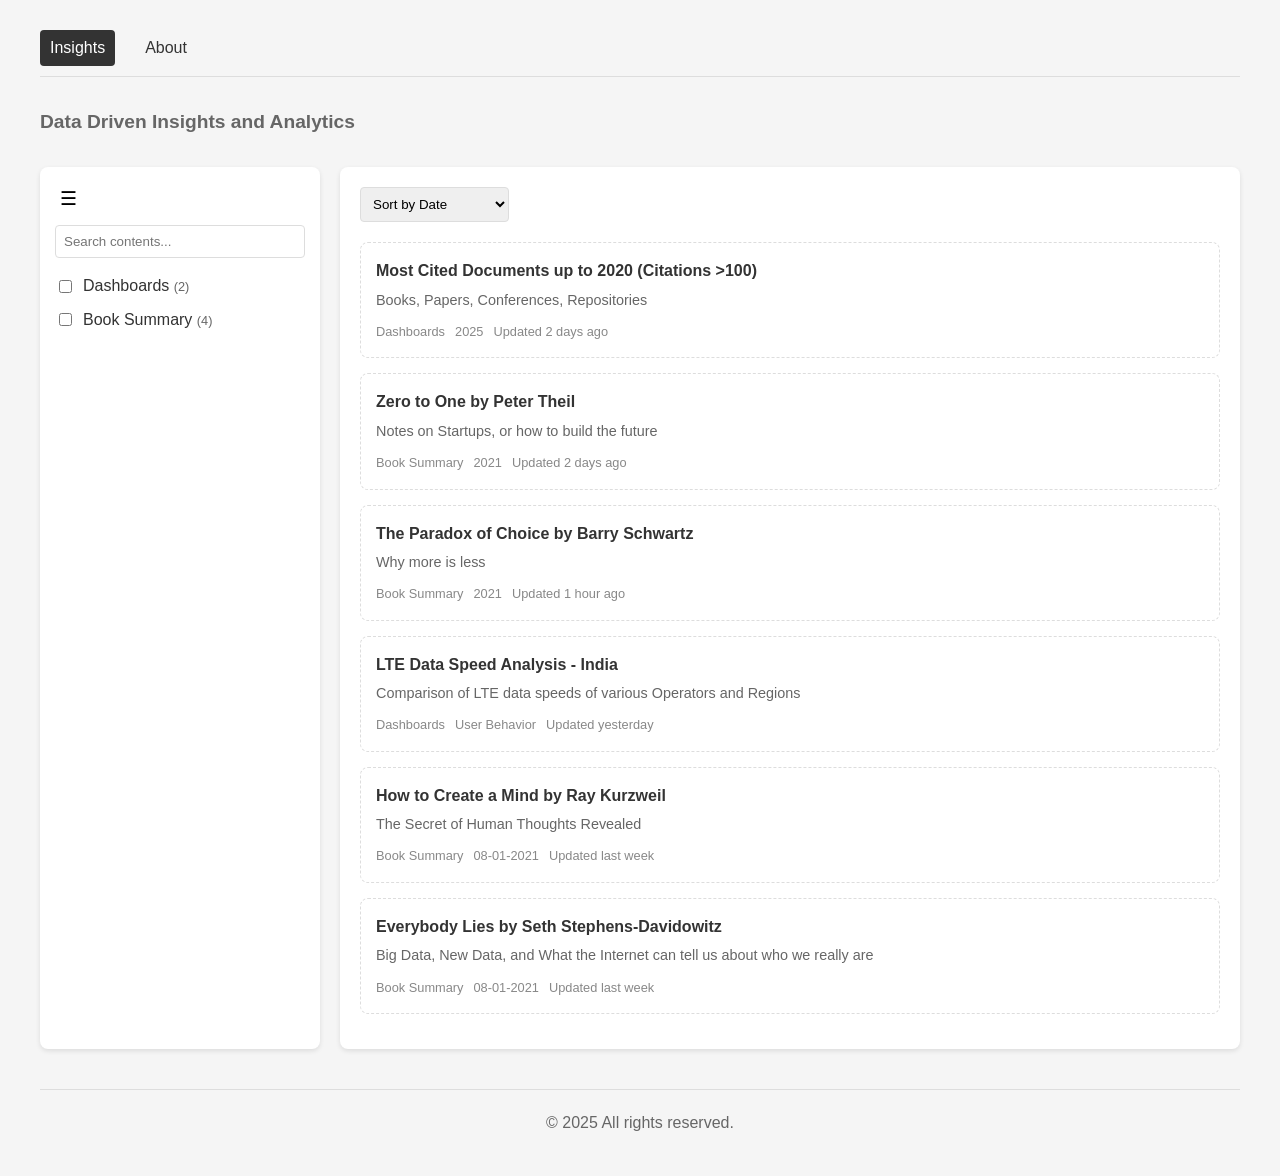
<file: index.html>
<!DOCTYPE html>
<html lang="en">
<head>
    <meta charset="UTF-8">
    <meta name="viewport" content="width=device-width, initial-scale=1.0">
    <title>Data Insights</title>
    <link rel="stylesheet" href="styles.css">
</head>
<body>
    <div class="container">
		<div class="menu-bar", id="menu-bar">
			<div class="menu-items">
				<a href="index.html" class="active">Insights</a>
				<a href="about.html">About</a>
			</div>
        </div>
        <div class="subtitle"><b>Data Driven Insights and Analytics</b></div>
        
        <div class="content-wrapper">
            <div class="sidebar" id="sidebar">
                <button class="toggle-sidebar" onclick="toggleSidebar()">☰</button>
                <div class="sidebar-content">
                    <input type="text" id="search" placeholder="Search contents..." oninput="filterItems()">
                    <div id="categories"></div>
                </div>
            </div>
            
            <div class="main-content">
                <div class="sort-options">
                    <select id="sort" onchange="sortItems()">
                        <option value="date">Sort by Date</option>
                        <option value="title">Sort Alphabetically</option>
                    </select>
                </div>
                <div id="content-list"></div>
            </div>
        </div>
        
        <div class="modal" id="content-modal">
		<span class="close" onclick="closeModal()">&times;</span>
            <div class="modal-content">             
                <iframe id="content-frame" frameborder="0"></iframe>
            </div>
        </div>
        
        <footer>
            © 2025 All rights reserved.
        </footer>
    </div>
    
    <script src="scripts.js"></script>
</body>
</html>
</file>
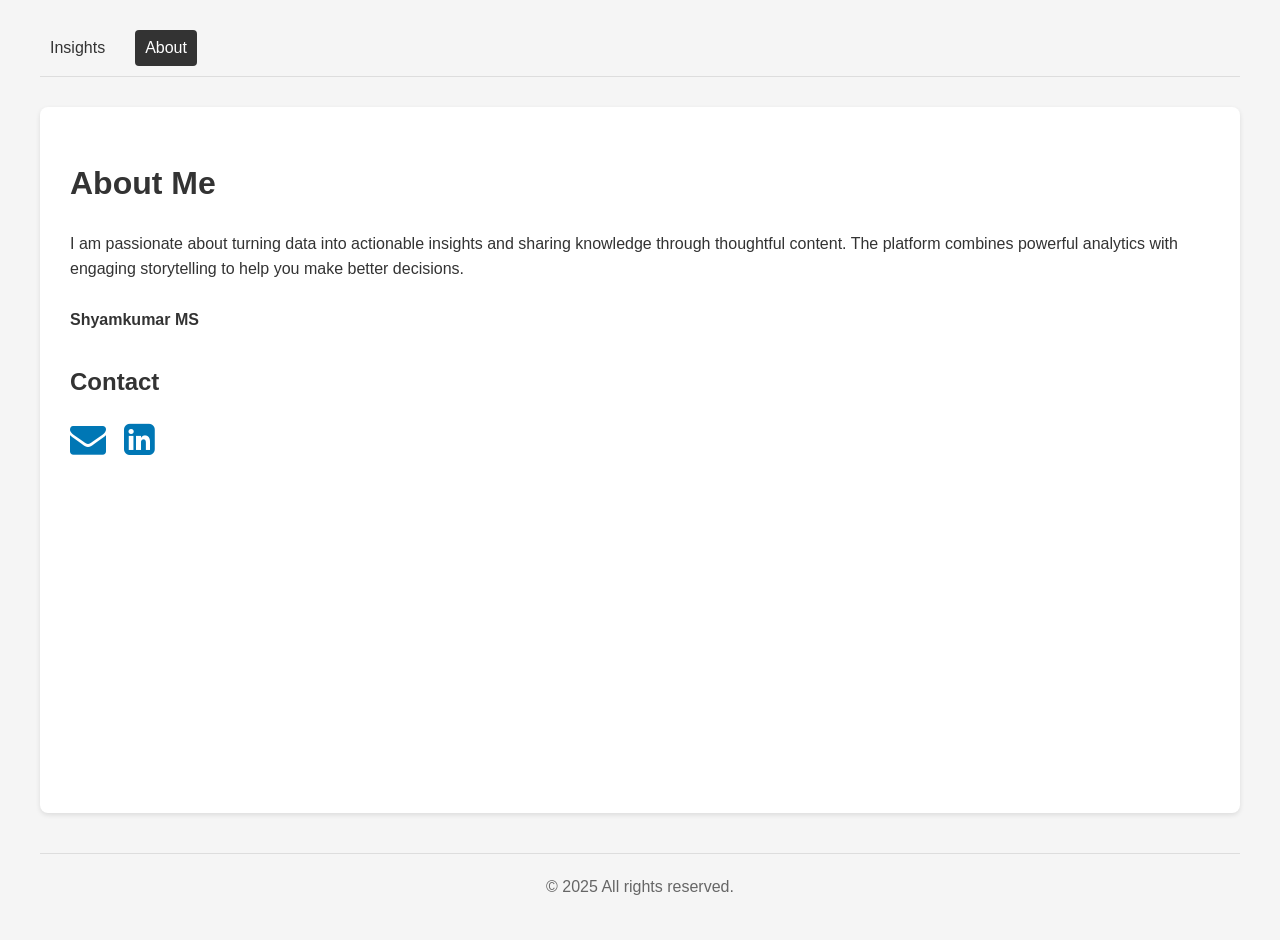
<file: about.html>
<!DOCTYPE html>
<html lang="en">
<head>
    <meta charset="UTF-8">
    <meta name="viewport" content="width=device-width, initial-scale=1.0">
    <title>About Me</title>
    <link rel="stylesheet" href="styles.css">
	<link rel="stylesheet" href="https://cdnjs.cloudflare.com/ajax/libs/font-awesome/4.7.0/css/font-awesome.min.css">

</head>
<body>
    <div class="container">
        <div class="menu-bar", id="menu-bar">
<div class="menu-items">
				<a href="index.html">Insights</a>
				<a href="about.html" class="active">About</a>
			</div>
        </div>
        
        <div class="about-content">
            <h1>About Me</h1>
            <p>I am passionate about turning data into actionable insights and sharing knowledge through thoughtful content. 
			The platform combines powerful analytics with engaging storytelling to help you make better decisions.<br><br><b>Shyamkumar MS</b></p>
            
            <div class="contact-info">
                <h2>Contact</h2>
                <p><a href="mailto:ms.shyamkumar31@gmail.com"><i class="fa fa-envelope" style="font-size:36px;color:#0077B5"></i></a>&nbsp;&nbsp;&nbsp;
                <a href="https://www.linkedin.com/in/shyamkumarms" target="_blank"><i class="fa fa-linkedin-square" style="font-size:36px;color:#0077B5"></i></a></p>
            </div>
        </div>
        
        <footer>
            © 2025 All rights reserved.
        </footer>
    </div>
</body>
</html>
</file>
<file: styles.css>
body {
    font-family: 'Segoe UI', Tahoma, Geneva, Verdana, sans-serif;
    margin: 0;
    padding: 0;
    background-color: #f5f5f5;
    color: #333;
    line-height: 1.6;
}

.container {
    max-width: 1200px;
    margin: 20px auto;
    padding: 0 20px;
    display: flex;
    flex-direction: column;
    min-height: 100vh;
}

.menu-bar {
    margin-bottom: 30px;
}

.menu-items {
    display: flex;
    gap: 20px;
    padding: 10px 0;
    border-bottom: 1px solid #ddd;
}

.menu-items a {
    text-decoration: none;
    color: #333;
    padding: 5px 10px;
    border-radius: 4px;
    transition: background-color 0.3s;
}

.menu-items a:hover {
    background-color: #e0e0e0;
}

.menu-items a.active {
    background-color: #333;
    color: white;
}

.subtitle {
    font-size: 1.2em;
    color: #666;
    margin-bottom: 30px;
    font-weight: 300;
}

.content-wrapper {
    display: flex;
    flex: 1;
    gap: 20px;
}

.sidebar {
    width: 250px;
    background-color: white;
    padding: 15px;
    border-radius: 8px;
    box-shadow: 0 2px 5px rgba(0,0,0,0.1);
    transition: width 0.3s;
}

.sidebar.collapsed {
    width: 50px;
    overflow: hidden;
}

.sidebar-content {
    display: flex;
    flex-direction: column;
    gap: 15px;
}

.sidebar.collapsed .sidebar-content {
    display: none;
}

.sidebar:not(.collapsed) .sidebar-content {
    display: flex;
}


.toggle-sidebar {
    background: none;
    border: none;
    font-size: 1.2em;
    cursor: pointer;
    margin-bottom: 10px;
    padding: 5px;
    width: 100%;
    text-align: left;
}

.sidebar.collapsed. toggle-sidebar {
    margin-bottom: 0;
    text-align: center;
}

#search {
    padding: 8px;
    border: 1px solid #ddd;
    border-radius: 4px;
}

.category-item {
    display: flex;
    align-items: center;
    gap: 8px;
    margin-bottom: 8px;
}

.category-count {
    color: #666;
    font-size: 0.8em;
}

.main-content {
    flex: 1;
    background-color: white;
    padding: 20px;
    border-radius: 8px;
    box-shadow: 0 2px 5px rgba(0,0,0,0.1);
}

.sort-options {
    margin-bottom: 20px;
}

#sort {
    padding: 8px;
    border: 1px solid #ddd;
    border-radius: 4px;
}

.content-card {
    border: 1px dashed #ddd;
    border-radius: 8px;
    padding: 15px;
    margin-bottom: 15px;
    cursor: pointer;
    transition: box-shadow 0.3s;
}

.content-card:hover {
    box-shadow: 0 4px 8px rgba(0,0,0,0.1);
}

.content-title {
    font-weight: 600;
    margin-bottom: 5px;
}

.content-description {
    color: #666;
    margin-bottom: 10px;
    font-size: 0.9em;
}

.content-meta {
    display: flex;
    gap: 10px;
    font-size: 0.8em;
    color: #888;
}

.modal {
    display: none;
    position: fixed;
    top: 0;
    left: 0;
    width: 100%;
    height: 100%;
    background-color: rgba(0,0,0,0.1);
    z-index: 1000;
}

.modal-content {
    position: relative;
    width: 90%;
    height: 90%;
    margin: 2% auto;
    background-color: white;
    padding: 20px;
    border-radius: 8px;
}

.close {
    position: absolute;
    top: 10px;
    right: 20px;
    font-size: 28px;
    font-weight: bold;
    cursor: pointer;
    z-index: 1001;
}

#content-frame {
    width: 100%;
    height: 100%;
}

footer {
    margin-top: 40px;
    padding: 20px 0;
    text-align: center;
    color: #666;
    border-top: 1px solid #ddd;
}

.about-content {
    background-color: white;
    padding: 30px;
    border-radius: 8px;
    box-shadow: 0 2px 5px rgba(0,0,0,0.1);
    flex: 1;
}

.contact-info {
    margin-top: 30px;
}

.contact-info a {
    color: #333;
    text-decoration: none;
}

.contact-info a:hover {
    text-decoration: underline;
}

@media (max-width: 768px) {
    .content-wrapper {
        flex-direction: column;
    }
    
    .sidebar {
        width: 100%;
    }
    
    .sidebar.collapsed {
        width: 100%;
        height: 50px;
    }
}
</file>
